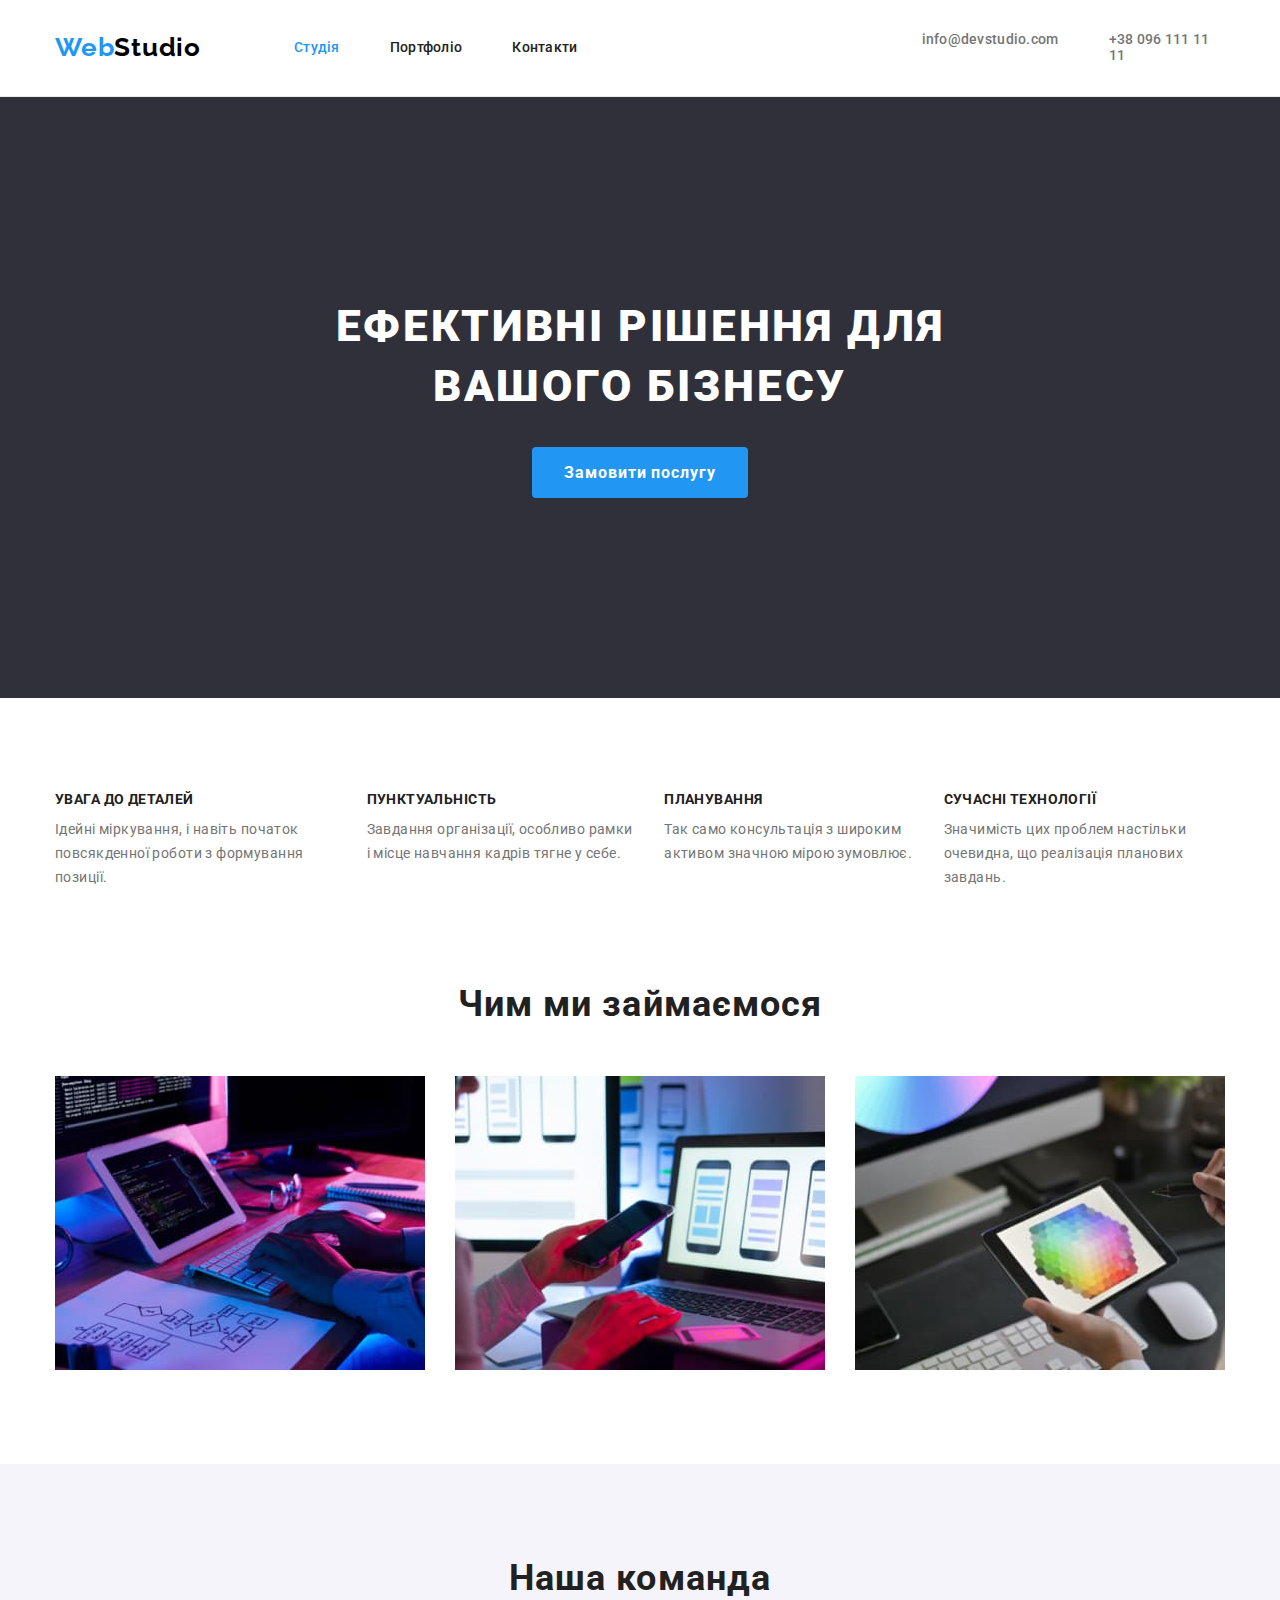
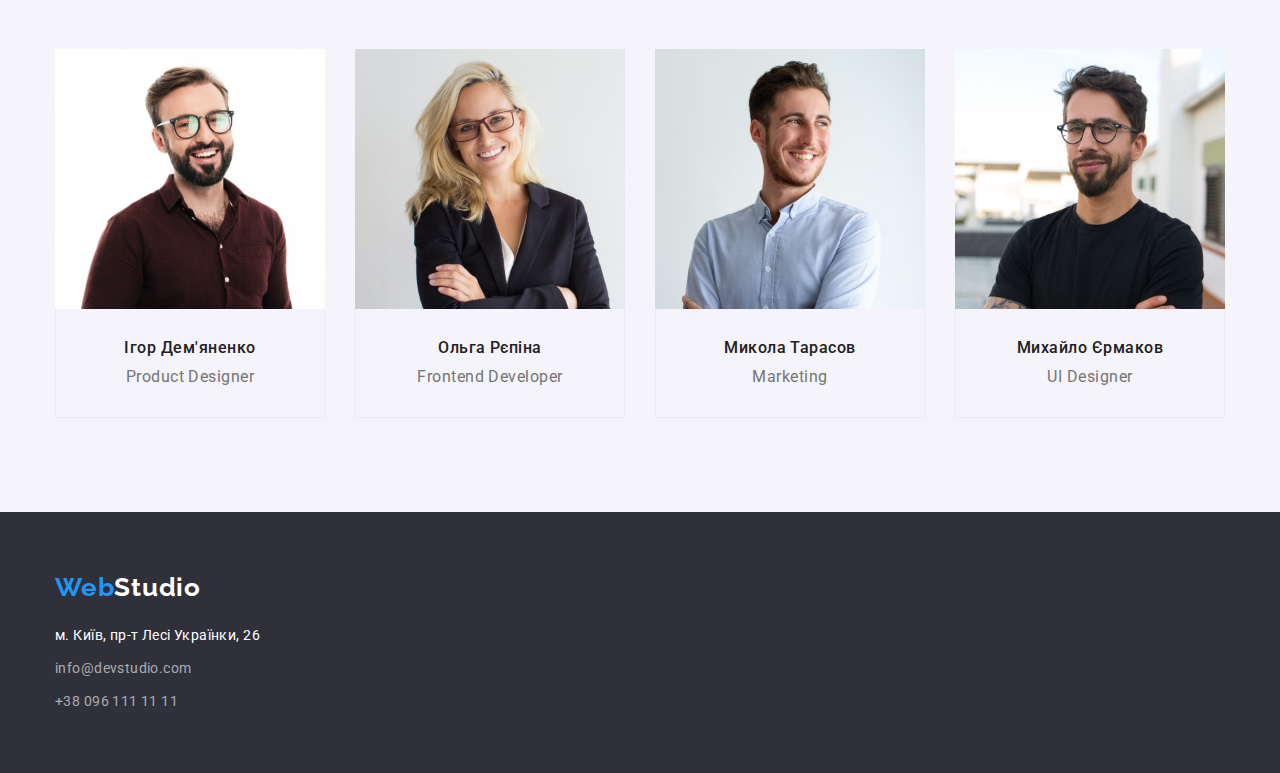
<file: index.html>
<!DOCTYPE html>
<html lang="uk">
<head>
    <meta charset="UTF-8">
    <meta http-equiv="X-UA-Compatible" content="IE=edge">
    <meta name="viewport" content="width=device-width, initial-scale=1.0">
    <link rel="preconnect" href="https://fonts.googleapis.com">
    <link rel="preconnect" href="https://fonts.gstatic.com" crossorigin>
    <link href="https://fonts.googleapis.com/css2?family=Raleway:wght@700&family=Roboto:wght@400;500;700;900&display=swap"
        rel="stylesheet">
    <link rel="stylesheet" href="https://cdnjs.cloudflare.com/ajax/libs/modern-normalize/1.1.0/modern-normalize.min.css">
    <title>Студія</title>
    <link rel="stylesheet" href="./css/styles.css">
</head>
<body>
    <!-- Верхня лінія -->
    <header class="header line">
       <div class="container header">
        <nav class="header">
        <a href="./index.html" class="logo"><span class="logo-style">Web</span>Studio</a>
        <ul class="site-nav list">
            <li class="item"><a href="./index.html" class="link item current">Студія</a></li>
            <li class="item"><a href="./portfolio.html" class="link">Портфоліо</a></li>
            <li class="item"><a href="" class="link">Контакти</a></li>
        </ul>
    </nav>
    
    <ul class="contact-nav list">
        <li class="item"><a href="mailto:info@devstudio.com" class="link">info@devstudio.com</a></li>
        <li class="item"><a href="tel:+380961111111" class="link">+38 096 111 11 11</a></li>
    </ul>
       </div>
    </header>

    <main>

    <!-- Шапка -->
    
    <section class="hero">
        <div class="container">
        <h1 class="hero-title">Ефективні рішення для <br/> вашого бізнесу</h1>
        <button type="button" class="button-hero">Замовити послугу</button>
        </div>
    </section>
    
    <!-- Особливості -->
    <section class="peculiarities">
        <div class="container">
        <ul class="peculiarities-list list">
            
            <li class="item">
                <h2 class="title">УВАГА ДО ДЕТАЛЕЙ</h2>
                <p class="subtitle">Ідейні міркування, і навіть початок повсякденної роботи з формування позиції.</p>
            </li>
            <li class="item">
                <h2 class="title">ПУНКТУАЛЬНІСТЬ</h2>
                <p class="subtitle">Завдання організації, особливо рамки і місце навчання кадрів тягне у себе.</p>
            </li>
            <li class="item">
                <h2 class="title">ПЛАНУВАННЯ</h2>
                <p class="subtitle">Так само консультація з широким активом значною мірою зумовлює.</p>
            </li>
            <li class="item">
                <h2 class="title">СУЧАСНІ ТЕХНОЛОГІЇ</h2>
                <p class="subtitle">Значимість цих проблем настільки очевидна, що реалізація планових завдань.</p>
            </li>
        </ul>
        </div>

    </section>

    <!-- Чим ми займаємося -->
    <section class="worck">
        <div class="container">
        <h2 class="worck-title">Чим ми займаємося</h2>
        <ul class="worck-list list">
            <li class="item"><img src="img/box1.jpg" alt="box 1" width="370"></li>
            <li class="item"><img src="img/box2.jpg" alt="box 2" width="370"></li>
            <li class="item"><img src="img/box3.jpg" alt="box 3" width="370"></li>
        </ul>
        </div>

    </section>

    <!-- Наша команда -->
    <section class="section-team">
        <div class="container">
        
        <h2 class="section-title list">Наша команда</h2>
        <ul class="team list">
            <li class="item">
                <img src="img/Igor-Demyanenko.jpg" alt="Ігор Дем'яненко" width="270">
                <div class="team-about">
                    <h3 class="title">Ігор Дем'яненко</h3>
                    <p class="subtitle">Product Designer</p>
                </div>
                
            </li>
            <li class="item">
                <img src="img/Olga-Repina.jpg" alt="Ольга Рєпіна" width="270">
                <div class="team-about">
                    <h3 class="title">Ольга Рєпіна</h3>
                    <p class="subtitle">Frontend Developer</p>
                </div>
                
            </li>
            <li class="item">
                <img src="img/Mikola-Tarasov.jpg" alt="Микола Тарасов" width="270">
                <div class="team-about">
                    <h3 class="title">Микола Тарасов</h3>
                    <p class="subtitle">Marketing</p>
                </div>
                
            </li>
            <li class="item">
                <img src="img/Mihaylo-Ermakov.jpg" alt="Михайло Єрмаков" width="270">
                <div class="team-about">
                    <h3 class="title">Михайло Єрмаков</h3>
                    <p class="subtitle">UI Designer</p>
                </div>
                
            </li>
        </ul>
        </div>
    </section>

    </main>

    <!-- Підвал -->
    <footer class="footer">
        <div class="container">
        <a href="./index.html" class="logo-footer"><span class="logo-style">Web</span>Studio</a>
        <address class="address">
        <ul class="footer-link list">
            <li><a href="https://goo.gl/maps/8p7UmijSQz6goDwR9" class="maps link" target="_blank" rel="noreferrer noopener">м. Київ,
                    пр-т Лесі Українки, 26</a></li>
            <li><a href="mailto:info@devstudio.com" class="link">info@devstudio.com</a></li>
            <li><a href="tel:+380961111111" class="link">+38 096 111 11 11</a></li>
        </ul>
        </address>
        </div>
    </footer>
 
</body>
</html>
</file>
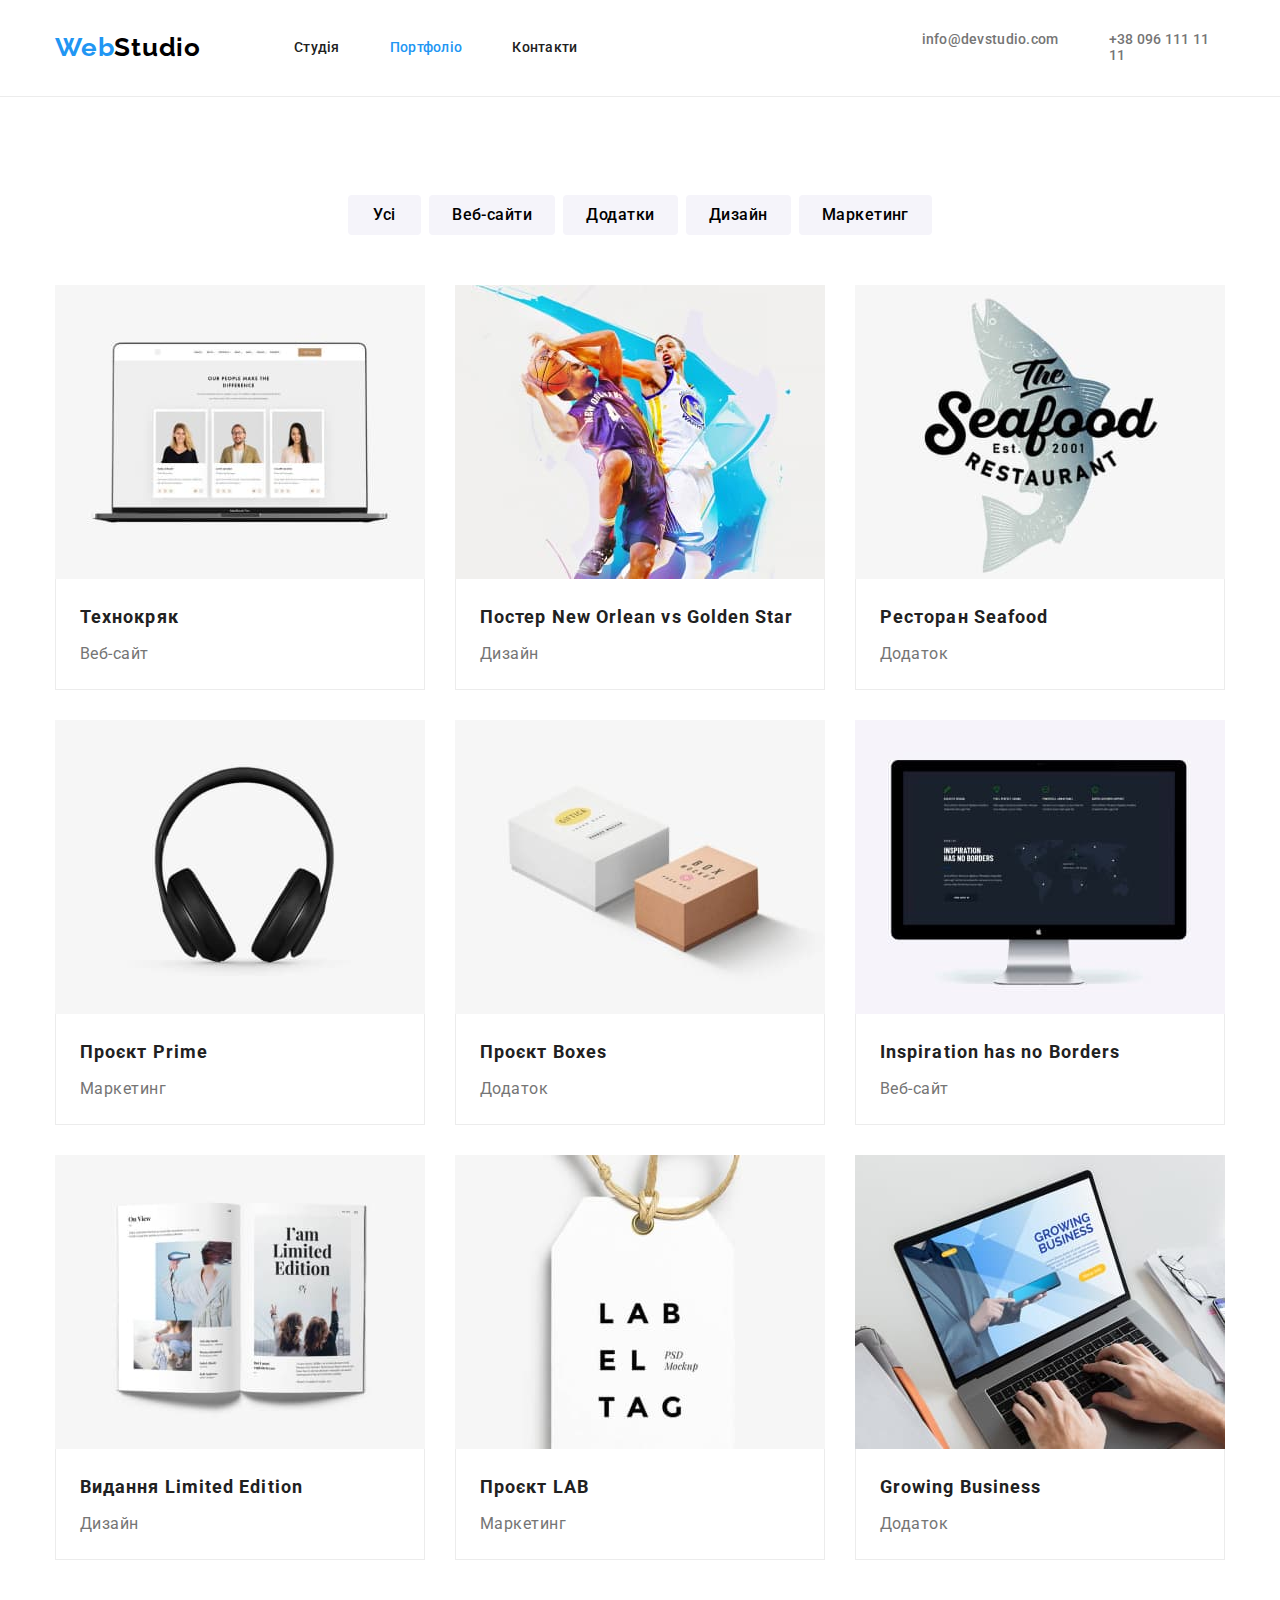
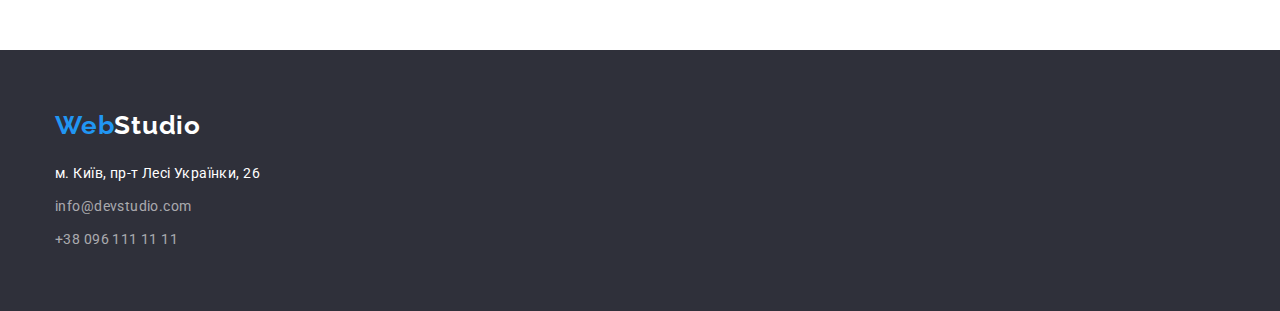
<file: portfolio.html>
<!DOCTYPE html>
<html lang="uk">

<head>
    <meta charset="UTF-8">
    <meta http-equiv="X-UA-Compatible" content="IE=edge">
    <meta name="viewport" content="width=device-width, initial-scale=1.0">
    <link rel="preconnect" href="https://fonts.googleapis.com">
    <link rel="preconnect" href="https://fonts.gstatic.com" crossorigin>
    <link
        href="https://fonts.googleapis.com/css2?family=Raleway:wght@700&family=Roboto:wght@400;500;700;900&display=swap"
        rel="stylesheet">
    <link rel="stylesheet"
        href="https://cdnjs.cloudflare.com/ajax/libs/modern-normalize/1.1.0/modern-normalize.min.css">
    <title>Студія</title>
    <link rel="stylesheet" href="./css/styles.css">
</head>

<body>
    <!-- Верхня лінія -->
    <header class="header line">
        <div class="container header">
            <nav class="header">
                <a href="./index.html" class="logo"><span class="logo-style">Web</span>Studio</a>
                <ul class="site-nav list">
                    <li class="item"><a href="./index.html" class="link item ">Студія</a></li>
                    <li class="item"><a href="./portfolio.html" class="link current">Портфоліо</a></li>
                    <li class="item"><a href="" class="link">Контакти</a></li>
                </ul>
            </nav>
    
            <ul class="contact-nav list">
                <li class="item"><a href="mailto:info@devstudio.com" class="link">info@devstudio.com</a></li>
                <li class="item"><a href="tel:+380961111111" class="link">+38 096 111 11 11</a></li>
            </ul>
        </div>
    </header>

    <!-- Портфоліо -->
    <main>

    

    <!-- Проекти -->

    <section class="project">
        <div class="container">
        <h1 class="visually">Проекти</h1>
          <ul class="project-btn list">
              <li class="item"><button type="button" class="button">Усі</button></li>
              <li class="item"><button type="button" class="button">Веб-сайти</button></li>
              <li class="item"><button type="button" class="button">Додатки</button></li>
              <li class="item"><button type="button" class="button">Дизайн</button></li>
              <li class="item"><button type="button" class="button">Маркетинг</button></li>
          </ul>
        <ul class="project-link list">
            <li class="item">
                <a href="" class="link">
                <img src="img/tehnocrack.jpg" alt="Веб-сайт" width="370">
                <div class="project-about">
                    <h2 class="title">Технокряк</h2>
                <p class="subtitle">Веб-сайт</p>
            </div>
                
                
                </a>

            </li>
            <li class="item">
                <a href="" class="link">
                <img src="img/poster.jpg" alt="Постер" width="370">
                <div class="project-about">
                    <h2 class="title">Постер New Orlean vs Golden Star</h2>
                <p class="subtitle">Дизайн</p>
            </div>
                
                
                </a>

            </li>
            <li class="item">
                <a href="" class="link">
                <img src="img/restoran.jpg" alt="ресторан" width="370">
                <div class="project-about">
                    <h2 class="title">Ресторан Seafood</h2>
                <p class="subtitle">Додаток</p>
            </div>
                
                
                </a>

            </li>
            <li class="item">
                <a href="" class="link">
                <img src="img/project-prime.jpg" alt="навушники" width="370">
                <div class="project-about">
                    <h2 class="title">Проєкт Prime</h2>
                <p class="subtitle">Маркетинг</p>
            </div>
                
                
                </a>

            </li>
            <li class="item">
                <a href="" class="link">
                <img src="img/project-boxes.jpg" alt="коробки" width="370">
                <div class="project-about">
                    <h2 class="title">Проєкт Boxes</h2>
                <p class="subtitle">Додаток</p>
            </div>
                
                
                </a>

            </li>
            <li class="item">
                <a href="" class="link">
                <img src="img/inspiration.jpg" alt="Веб-сайт" width="370">
                <div class="project-about">
                    <h2 class="title">Inspiration has no Borders</h2>
                <p class="subtitle">Веб-сайт</p>
            </div>
                
                
                </a>

            </li>
            <li class="item">
                <a href="" class="link">
                <img src="img/limited-edition.jpg" alt="журнал" width="370">
                <div class="project-about">
                    <h2 class="title">Видання Limited Edition</h2>
                <p class="subtitle">Дизайн</p>
            </div>
                
                
                </a>

            </li>
            <li class="item">
                <a href="" class="link">
                <img src="img/project-lab.jpg" alt="ярлик" width="370">
                <div class="project-about">
                    <h2 class="title">Проєкт LAB</h2>
                <p class="subtitle">Маркетинг</p>
            </div>
                
                
                </a>

            </li>
            <li class="item">
                <a href="" class="link">
                <img src="img/growing-business.jpg" alt="ноутбук" width="370">
                <div class="project-about">
                    <h2 class="title">Growing Business</h2>
                <p class="subtitle">Додаток</p>
            </div>
                
                
                </a>

            </li>
        </ul>
        </div>

    </section>
   

    </main>

    <!-- Підвал -->
<footer class="footer">
    <div class="container">
        <a href="./index.html" class="logo-footer"><span class="logo-style">Web</span>Studio</a>
        <address class="address">
            <ul class="footer-link list">
                <li><a href="https://goo.gl/maps/8p7UmijSQz6goDwR9" class="maps link" target="_blank" rel="noreferrer noopener">м. Київ,
                        пр-т Лесі Українки, 26</a></li>
                <li><a href="mailto:info@devstudio.com" class="link">info@devstudio.com</a></li>
                <li><a href="tel:+380961111111" class="link">+38 096 111 11 11</a></li>
            </ul>
        </address>
    </div>
</footer>

</body>

</html>
</file>
<file: css/styles.css>
/* Колір */
          /* лого  #000000 чорний    #2196F3 синій */
          /* Білий  #FFFFFF */
          /* Загальний текст #FFFFFF */
          /* опис   #757575 */
          /* підвал rgba(255, 255, 255, 0.6) */
          /* фон1    #F5F5F5 */
          /* фон2   #2F303A */
          /* фон3   #F5F4FA */
          :root{
            --primary-text-color:#757575;
            --title-text-color:#212121;
            --accent-color:#2196F3;
            --primary-white-color:#FFFFFF;
            --primary-black-color:#000000;
            --background-button-color:#F5F4FA;
            --line-color:#ececec;
            --background-hero:#2F303A;

          }

body{
    background-color: var(--primary-white-color);
    color: var(--primary-text-color);
    font-size: 14px;
    font-family: roboto, sans-serif;
    letter-spacing: 0.03em;
    }
 /*видалити крапки списка  */
.list {
    list-style: none;
    padding: 0;
    margin: 0px;
}
/* ховае заголовки */
.visually {
    position: absolute;
    width: 1px;
    height: 1px;
    margin: -1px;
    border: 0;
    padding: 0;

    white-space: nowrap;
    clip-path: inset(100%);
    clip: rect(0 0 0 0);
    overflow: hidden;
}
/* КОНТЕЙНЕР */
.container {
    
    width: 1200px;
    padding-left: 15px;
    padding-right: 15px;
    margin: 0 auto;
    margin-top: 0;
}
/* logo*/


.logo{
    display: block;
    padding-top: 24px;
    padding-bottom: 25px;
    margin-right: 93px;
    color: var(--primary-black-color);
    font-family: raleway, sans-serif;
    letter-spacing: 0.03em;
    font-weight: 700;
    font-size: 26px;
    line-height: 1.19;
    text-decoration: none;
}

.logo-style{
    color: var(--accent-color);
    
}
.logo-footer{
    margin-bottom: 20px;
    display: block;
    color: var(--primary-white-color);
    font-family: raleway, sans-serif;
    letter-spacing: 0.03em;
    font-weight: 700;
    font-size: 26px;
    line-height: 1.19;
    text-decoration: none;
}
/* header */
.line{
    border-bottom: 1px solid var(--line-color);
}
.header{
    
    display: flex;
    align-items: center;
    

}
/* навігація */
.site-nav{
    display: flex;
    margin-right: 344px;
}
.site-nav .item+.item{
    margin-left: 50px;

}
.site-nav .link {
    display: block;
    padding-top: 32px;
    padding-bottom: 32px;
    color: var(--title-text-color);
    font-weight: 500;
    font-size: 14px;
    line-height: 1.14;
    letter-spacing: 0.02em;
    text-decoration: none;
}
.contact-nav .item+.item{
    margin-left: 50px;

}
.contact-nav{
    display: flex;
}
.contact-nav .link{
    display: block;
    padding-top: 32px;
    padding-bottom: 32px;
    color:var(--primary-text-color);
    font-weight: 500;
    font-size: 14px;
    line-height: 1.14;
    letter-spacing: 0.02em;
    text-decoration: none;
}
.contact-nav .link:hover,
.contact-nav .link:focus{
    color: var(--accent-color);
}
.site-nav .link:hover,
.site-nav .link:focus{
    color: var(--accent-color);
}
 .site-nav .link.current{
    color: var(--accent-color);

} 

/* hero */

.hero{

    background-color: var(--background-hero);
    padding-top: 200px;
    padding-bottom: 200px;
    text-align: center;
}
.hero .hero-title{
    
    padding-top: 0px;
    margin-top: 0;
    margin-bottom: 30px;
    color: var(--primary-white-color);
    font-weight: 900;
    font-size: 44px;
    line-height: 1.36;
    text-align: center;
    letter-spacing: 0.06em;
    text-transform: uppercase;


}

/* особливості */
.peculiarities{
    padding-top: 94px;
    padding-bottom: 94px;
}
.peculiarities-list {
    display: flex;
}
.peculiarities-list .item+.item{
    margin-left: 30px;
}
.peculiarities-list .title{
    margin-top: 0;
    margin-bottom: 10px;
    color: var(--title-text-color);
    font-weight: 700;
    font-size: 14px;
    line-height: 1.14;
    letter-spacing: 0.03em;
}
.peculiarities-list .subtitle{
    margin-top: 0;
    margin-bottom: 0px;
    font-size: 14px;
    line-height: 1.71;
    letter-spacing: 0.03em;
}

/* Чим ми займаємося */

.worck .item+.item{
    margin-left: 30px;
}
.worck {
    padding-top: 0px;
    padding-bottom: 94px;
    
    
}
.worck-list{
    display: flex;
}
.worck-list img{
    display: block;
    height: auto;
    max-width: 100%;
}


.worck .worck-title {
    
    margin-top: 0;
    margin-bottom: 50px;
    color: var(--title-text-color);
    font-weight: 700;
    font-size: 36px;
    line-height: 1.16;
    text-align: center;
    letter-spacing: 0.03em;
}

/* наша команда */
.section-team{
   padding-top: 94px;
   padding-bottom: 94px;
   background-color: var(--background-button-color);
    
}
.team-about{
    border-left: 1px solid var(--line-color);
    border-right: 1px solid var(--line-color);
    border-bottom: 1px solid var(--line-color);
    padding-top: 30px;
    padding-bottom: 30px;
}
.team .item+.item{
    margin-left: 30px;
}

.team{
    display: flex;
    margin-top: 0;
    
    
}
.team .item img{
    display: block;
    height: auto;
    max-width: 100%;
    
    
    background-color: var(--primary-white-color);
}
.section-team .section-title{
    margin-top: 0;
    margin-bottom: 50px;
    color: var(--title-text-color);
    font-weight: 700;
    font-size: 36px;
    line-height: 1.16;
    text-align: center;
    letter-spacing: 0.03em;

}
.team .title{
    margin-top: 0;
    margin-bottom: 10px;
    
    
    color: var(--title-text-color);
    font-weight: 500;
    font-size: 16px;
    line-height: 1.18;
    text-align: center;
    letter-spacing: 0.03em;
}
.team .subtitle{
    
    margin-top: 0;
   margin-bottom: 0;
    font-size: 16px;
    line-height: 1.18;
    text-align: center;
    letter-spacing: 0.03em;
}

/* ПОРТФОЛІО */
.project{
    padding-top: 98px;
    padding-bottom: 90px;
}
.project-btn .item+.item{
    margin-left: 8px;

}
.project-link .item:nth-child(-n+6){
    margin-bottom: 30px;
}
.project-about{
    padding-left: 24px;
    padding-right: 24px;
    padding-top: 20px;
    padding-bottom: 20px;
    width: 370px;
    border-bottom: 1px solid var(--line-color);
    border-right: 1px solid var(--line-color);
    border-left: 1px solid var(--line-color);
}
.project-link img {
    display: block;
    height: auto;
    max-width: 100%;
}
.project-link{
    justify-content: space-between;
    flex-wrap: wrap;
    display: flex;
    
    
    
}

.project-btn{
    justify-content: center;
    display: flex;
    margin-top: 0;
    margin-bottom: 50px;
    

    }
.project-link .title{

    margin-top: 0px;
    margin-bottom: 4px;
    
    color:var(--title-text-color);
    font-weight: 700;
    font-size: 18px;
    line-height: 36px;
    letter-spacing: 0.06em;
    
    
}
.project-link .link{
    margin-top: 0;
    margin-bottom: 0px;
    color: var(--primary-text-color);
    text-decoration: none;
    font-size: 16px;
    line-height: 30px;
    letter-spacing: 0.03em;
}
.project-link .subtitle{
    
    
    margin-top: 0;
    margin-bottom: 0px;
    
    font-size: 16px;
    line-height: 30px;
    letter-spacing: 0.03em;

}


/* КНОПКА */

.button-hero{
    
    border: 1px solid transparent;
    display: inline-block;
    margin-top: 0;
    
    border-radius: 4px;
    padding: 10px 30px;
    min-width: 216px;
    cursor: pointer;
    color: var(--primary-white-color);
    background-color: var(--accent-color);
    font-weight: 700;
    font-size: 16px;
    line-height: 1.85;
    letter-spacing: 0.06em;
    font-family: roboto, sans-serif;
    text-align: center;
    
    
}
.button{
    padding: 6px 22px;
    border: 1px solid transparent;
    display: inline-block;
    border-radius: 4px;
    
    min-width: 73px;
    text-align: center;
    cursor: pointer;
    color: var(--primary-black-color);
    background-color: var(--background-button-color);
    font-weight: 500;
    font-size: 16px;
    line-height: 1.62;
    letter-spacing: 0.03em;
    font-family: roboto, sans-serif;
    

}
.button:hover,
.button:focus{
    color: var(--primary-white-color);
    background-color: var(--accent-color);
    
}

/* FOOTER */
.footer{
    padding-top: 60px;
    padding-bottom: 60px;
    background-color:var(--background-hero)
}


.footer-link .link{
    color: rgba(255, 255, 255, 0.6);
    text-decoration: none;
    
    font-size: 14px;
    line-height: 24px;
    letter-spacing: 0.03em;
    display: block;
    
}
.footer-link li:nth-child(-n+2){
    margin-bottom: 9px;
}

.footer-link .link:hover,
.footer-link .link:focus{
    color: var(--accent-color);

}
.footer-link .maps{
    color: var(--primary-white-color);
    font-style: normal;
    font-size: 14px;
    line-height: 24px;
    letter-spacing: 0.03em;
    
}

.address{
    color: var(--primary-white-color);
    font-style: normal;
    font-size: 14px;
    line-height: 24px;
    letter-spacing: 0.03em;
    
    
    
}
</file>
